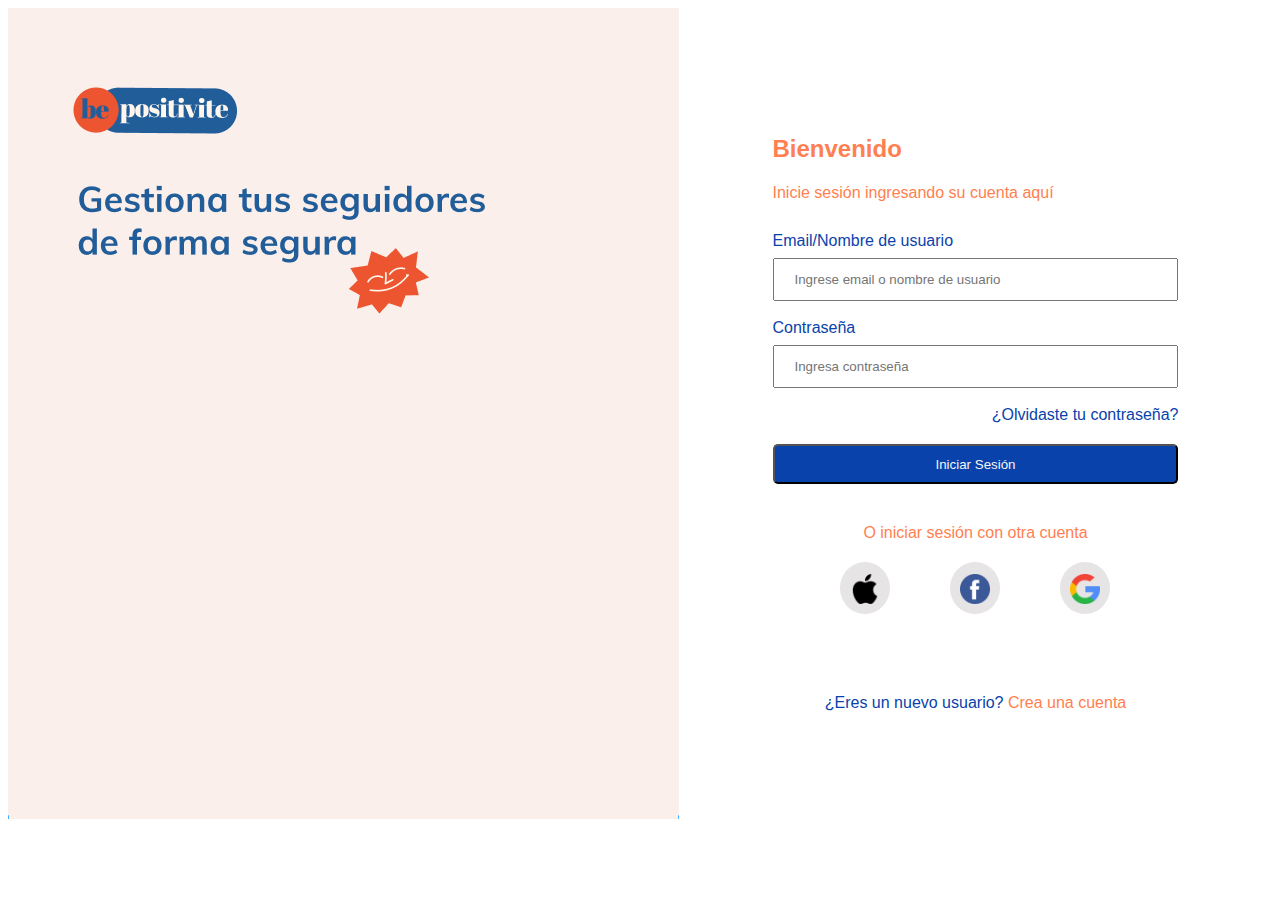
<file: index.html>
<!DOCTYPE html>
<html lang="en">
<head>
    <meta charset="UTF-8">
    <meta http-equiv="X-UA-Compatible" content="IE=edge">
    <meta name="viewport" content="width=device-width, initial-scale=1.0">
    <link rel="stylesheet" href="estilos.css">
    <link rel="stylesheet" href="https://cdnjs.cloudflare.com/ajax/libs/font-awesome/5.15.3/css/all.min.css" integrity="sha512-iBBXm8fW90+nuLcSKlbmrPcLa0OT92xO1BIsZ+ywDWZCvqsWgccV3gFoRBv0z+8dLJgyAHIhR35VZc2oM/gI1w==" crossorigin="anonymous" />
    <title>Document</title>
</head>
<body>
    <div class="contenedor">
        <div class="contenido-1">
            <img src="imagenes/Captura.PNG">
        </div>
        <div class="contenido-2">
            <form class="formulario">
                <h2>Bienvenido</h2>
                <h4>Inicie sesión ingresando su cuenta aquí</h4>
                <div class="labelFormulario">
                    <label for="usuario">Email/Nombre de usuario</label>
                    <input type="text" name="usuario" required placeholder="Ingrese email o nombre de usuario" class="input-formulario">
                </div>
                <div class="labelFormulario">
                    <label for="password">Contraseña</label>
                    <div class="inputIcono">
                        <input type="text" name="password" required placeholder="Ingresa contraseña" >
                        <i class="fa fa-eye fa-lg fa-fw" aria-hidden="true"></i>
                    </div>
                </div>
                <div class="labelPas2">
                    <label >¿Olvidaste tu contraseña?</label>
                </div>
                <div class="row">
                    <button type="submit" class="boton-iniciar">Iniciar Sesión</button>
                </div>
                <div class="rowLink">
                    <a href="#">O iniciar sesión con otra cuenta</a>
                </div>
   
                <div class="contenido-2">
                    <div class="imgIcono">
                        <a href="#">
                            <img src="imagenes/logotipo-de-apple.png">
                        </a>
                    </div>
                    <div class="imgIcono">
                        <a href="#">
                            <img src="imagenes/facebook.png" width="30px" height="30px">
                        </a>
                    </div>
                    <div class="imgIcono">
                        <a href="#">
                            <img src="imagenes/buscar.png" width="30px" height="30px">  
                        </a>
    
                    </div>
                </div>
                <div class="divNuevo">
                    <label for="nuevo">¿Eres un nuevo usuario?  <a href="registro.html">Crea una cuenta</a> </label>
                </div>
            </form>
        </div>
        
    </div>
    
</body>
</html>
</file>
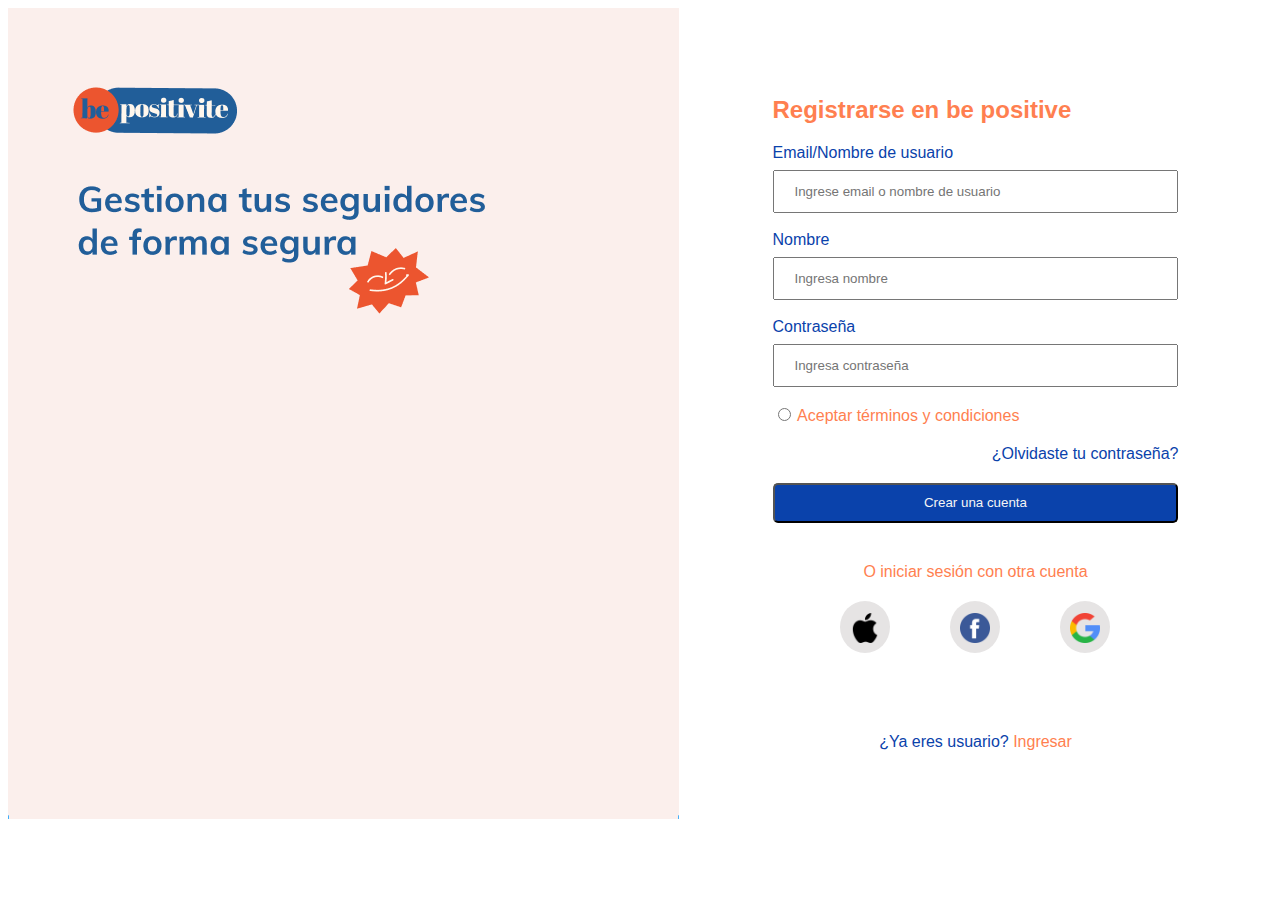
<file: registro.html>
<!DOCTYPE html>
<html lang="en">
<head>
    <meta charset="UTF-8">
    <meta http-equiv="X-UA-Compatible" content="IE=edge">
    <meta name="viewport" content="width=device-width, initial-scale=1.0">
    <link rel="stylesheet" href="estilos.css">
    <link rel="stylesheet" href="https://cdnjs.cloudflare.com/ajax/libs/font-awesome/5.15.3/css/all.min.css" integrity="sha512-iBBXm8fW90+nuLcSKlbmrPcLa0OT92xO1BIsZ+ywDWZCvqsWgccV3gFoRBv0z+8dLJgyAHIhR35VZc2oM/gI1w==" crossorigin="anonymous" />
    <title>Document</title>
</head>
<body>
    <div class="contenedor">
        <div class="contenido-1">
            <img src="imagenes/Captura.PNG">
        </div>
        <div class="contenido-2">
            <form class="formulario" id="formulario">
                <h2>Registrarse en be positive</h2>
                <div class="labelFormulario">
                    <label for="usuario">Email/Nombre de usuario</label>
                    <input type="text" name="usuario" id="usuario" placeholder="Ingrese email o nombre de usuario" class="input-formulario">
                </div>
                <div class="labelFormulario">
                    <label for="nombre">Nombre</label>
                    <input type="text" name="nombre" id="nombre" placeholder="Ingresa nombre" class="input-formulario">
                </div>
                <div class="labelFormulario">
                    <label for="password">Contraseña</label>
                    <div class="inputIcono">
                        <input type="text" name="password" id="password" placeholder="Ingresa contraseña"  >
                        <i class="fa fa-eye fa-lg fa-fw" aria-hidden="true"></i>
                    </div>
                </div>
                <div class="labelFormulario2">
                    <input type="radio" id="opcion" name="opcion" value="other">
                    <label for="opcion">Aceptar términos y condiciones</label>
                </div>

                <div class="labelPas2">
                    <label >¿Olvidaste tu contraseña?</label>
                </div>
                <div class="row">
                    <button type="submit" class="boton-iniciar" id="boton-iniciar">Crear una cuenta</button>
                </div>
                <div class="rowLink">
                    <a href="#">O iniciar sesión con otra cuenta</a>
                </div>
   
                <div class="contenido-2">
                    <div class="imgIcono">
                        <a href="#">
                            <img src="imagenes/logotipo-de-apple.png">
                        </a>
                    </div>
                    <div class="imgIcono">
                        <a href="#">
                            <img src="imagenes/facebook.png" width="30px" height="30px">
                        </a>
                    </div>
                    <div class="imgIcono">
                        <a href="#">
                            <img src="imagenes/buscar.png" width="30px" height="30px">  
                        </a>
    
                    </div>
                </div>
                <div class="divNuevo">
                    <label for="nuevo">¿Ya eres usuario? <a href="index.html">Ingresar</a> </label>
                </div>
            </form>
        </div>
            <div class="overlay" id="overlay">
                <div class="popup" id="popup">
                    <a href="#" id="btn-cerrar-popup" class="btn-cerrar-popup"><i class="fas fa-times"></i></a>
                    <h3>Felicidades te haz registrado exitosamente.</h3>
                </div>
            </div>
    </div>

    <script type="text/javascript">
        usuario.value="";
        nombre.value="";
        password.value="";
    </script>
    <script src="popup.js"></script>
</body>
</html>
</file>
<file: estilos.css>
body{
    background-color: white;
    font-family: 'Calibri Light', sans-serif;
}

.contenedor{
    width: 100%;
    display: grid;
    grid-template-columns: repeat(2, 1fr);
    grid-template-areas: "contenido-1 contenido-2";
}

form{
    margin: 20px 20px 20px 20px;
}

input[type=text]{
    font-family: 'Calibri Light', sans-serif;
    width: 100%;
    padding: 12px 20px;
    margin: 8px 0;
    box-sizing: border-box;
    border-color: 3px solid #555;
}
h2,h4{
    text-align: left;
    color: coral;
}
h2{
    font-weight: 900;
}
h4{
    font-weight: 300;
    margin-bottom: 30px;
}

.rowLink{
    margin-top: 30px;
}

i{
    color: darkgray;
    
}
a{
    text-align: center;
    text-decoration: none;
    color: coral;
    
}

.inputIcono input[type=text]{
    padding-right: 40px;
}

.inputIcono{
    position: relative;
}

.inputIcono i{
    position: absolute;
    right: 0;
    top: 13px;
    padding: 9px 8px;
    color: #aaa;

}


.boton-iniciar{
    font-family: 'Calibri Light', sans-serif;
    background-color: #0a42ab; color: whitesmoke;
    border-radius: 5px;
    margin-top: 10px;
    margin-bottom: 10px;
    height: 40px;
    width: 100%
    
    
}

.imgIcono{
    position: relative;
    float: left;
    width: 40px;
    height: 40px;
    background: rgb(230, 228, 228); 
    border-radius:50%;
    padding: 12px 5px 0px 5px;


}
.imgIcono img{
    width:30px; 
    height:30px;
}

.divNuevo{
    margin-top: 80px;
}


.contenedor .contenido-2 .labelFormulario{
    text-align: left;
    margin-top: 10px;
}
.contenedor .contenido-2 .labelFormulario2{
    text-align: left;
    margin-top: 10px;
    margin-bottom: 20px;
    color: coral;
}

.contenedor .contenido-2 .labelPas2{
    text-align: right;
    margin-top: 10px;
    margin-bottom: 10px;
}

.contenedor .contenido-2 .imgIcono{
    margin-top: 20px;
    margin-left: 30px;
    margin-right: 30px;
}

.contenedor .contenido-1{
    background: #FBEFEC;
    grid-area: contenido-1;
    text-align: center;
    display: flex;
    align-items: center;
    justify-content: center;
}

.contenedor .contenido-2{
    background: white;
    color: #0a42ab;
    grid-area: contenido-2;
    text-align: center;
    display: flex;
    align-items: center;
    justify-content: center;

}

/* popup */


.overlay {
	background: rgba(0,0,0,.3);
	position: fixed;
	top: 0;
	bottom: 0;
	left: 0;
	right: 0;
	align-items: center;
	justify-content: center;
	display: flex;
	visibility: hidden;
}

.overlay.active {
	visibility: visible;
}

.popup {
	background: green;
	box-shadow: 0px 0px 5px 0px rgba(0,0,0,0.3);
	border-radius: 3px;
	font-family: 'Montserrat', sans-serif;
	padding: 20px;
	text-align: center;
	width: 600px;
	transition: .3s ease all;
	transform: scale(0.7);
	opacity: 0;
}

.popup .btn-cerrar-popup {
	font-size: 16px;
	line-height: 16px;
	display: block;
	text-align: right;
	transition: .3s ease all;
	color: #BBBBBB;
}

.popup .btn-cerrar-popup:hover {
	color: #000;
}

.popup h3 {
	font-size: 20px;
	font-weight: 300;
	margin-bottom: 30px;
    color: white;
	opacity: 0;
}

/* popup */

.popup.active {	transform: scale(1); opacity: 1; }
.popup.active h3 { animation: entradaTitulo .8s ease .5s forwards; }
.popup.active .contenedor-inputs { animation: entradaInputs 1s linear 1s forwards; }


@keyframes entradaTitulo {
	from {
		opacity: 0;
		transform: translateY(-25px);
	}

	to {
		transform: translateY(0);
		opacity: 1;
	}
}

@keyframes entradaInputs {
	from { opacity: 0; }
	to { opacity: 1; }
}

/* responsive */
@media screen and (max-width: 768px){
	.contenedor {
		grid-template-areas: "contenido-2";
        text-align: center;
        display: flex;
        align-items: center;
        justify-content: center;
	}

    .contenedor .contenido-1{
        display: none;
    }
}
</file>
